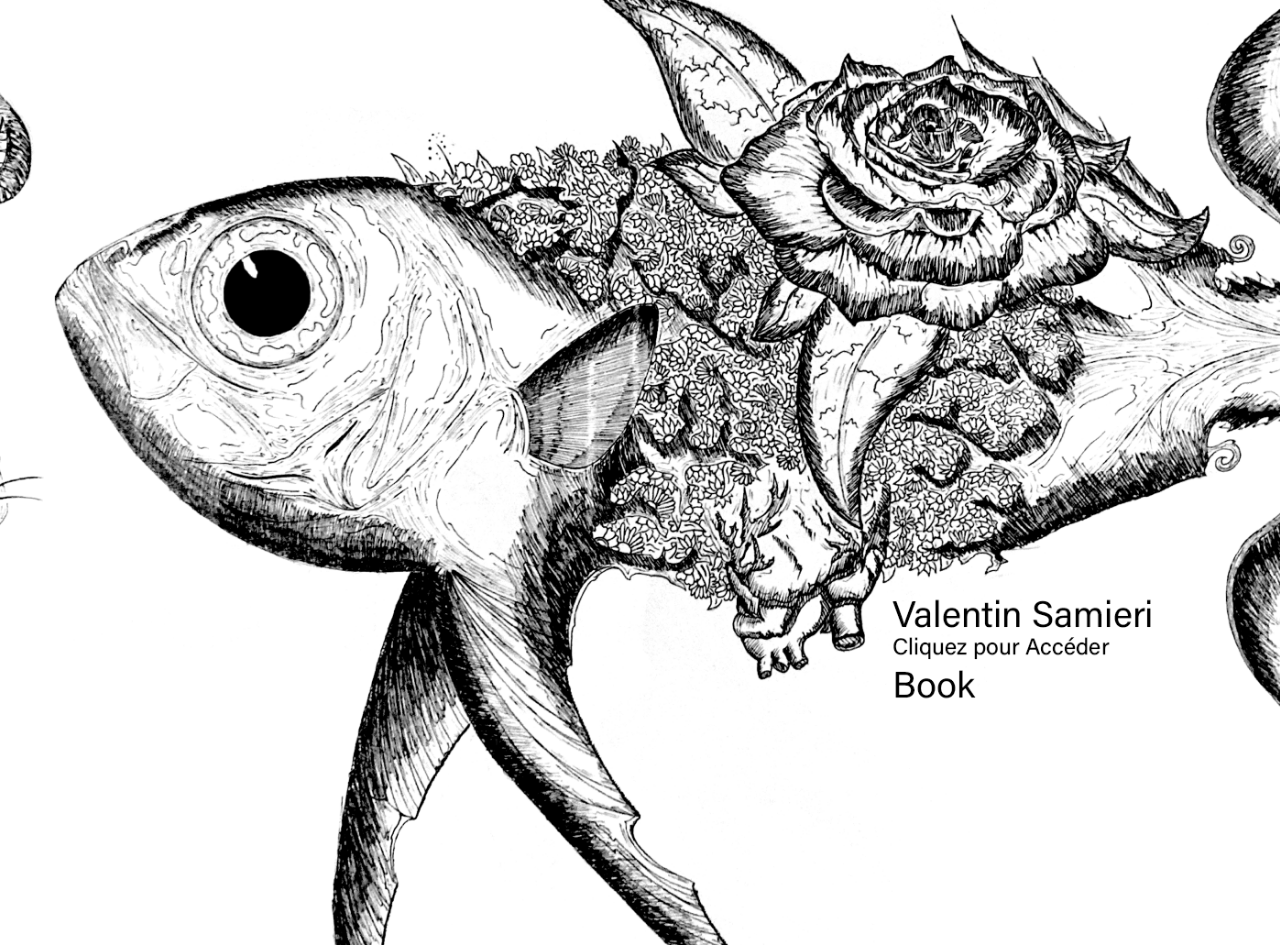
<file: index.html>
<!DOCTYPE html>
<html lang="fr">
<head>
    <meta charset="UTF-8">
    <meta name="viewport" content="width=device-width, initial-scale=1.0">
    <link rel="stylesheet" type="text/css" href="styleblog.css" />
    <title>Valentin Samieri</title>
</head>
<body>
    <div class="taille">
        <a href="blog.html"><img class="sanscontours"  alt="Entrer" src="24v5.png"></a>
        <link rel="stylesheet" type="text/css" href="styleblog1.css" />
    </div>
</body>
</html>
</file>
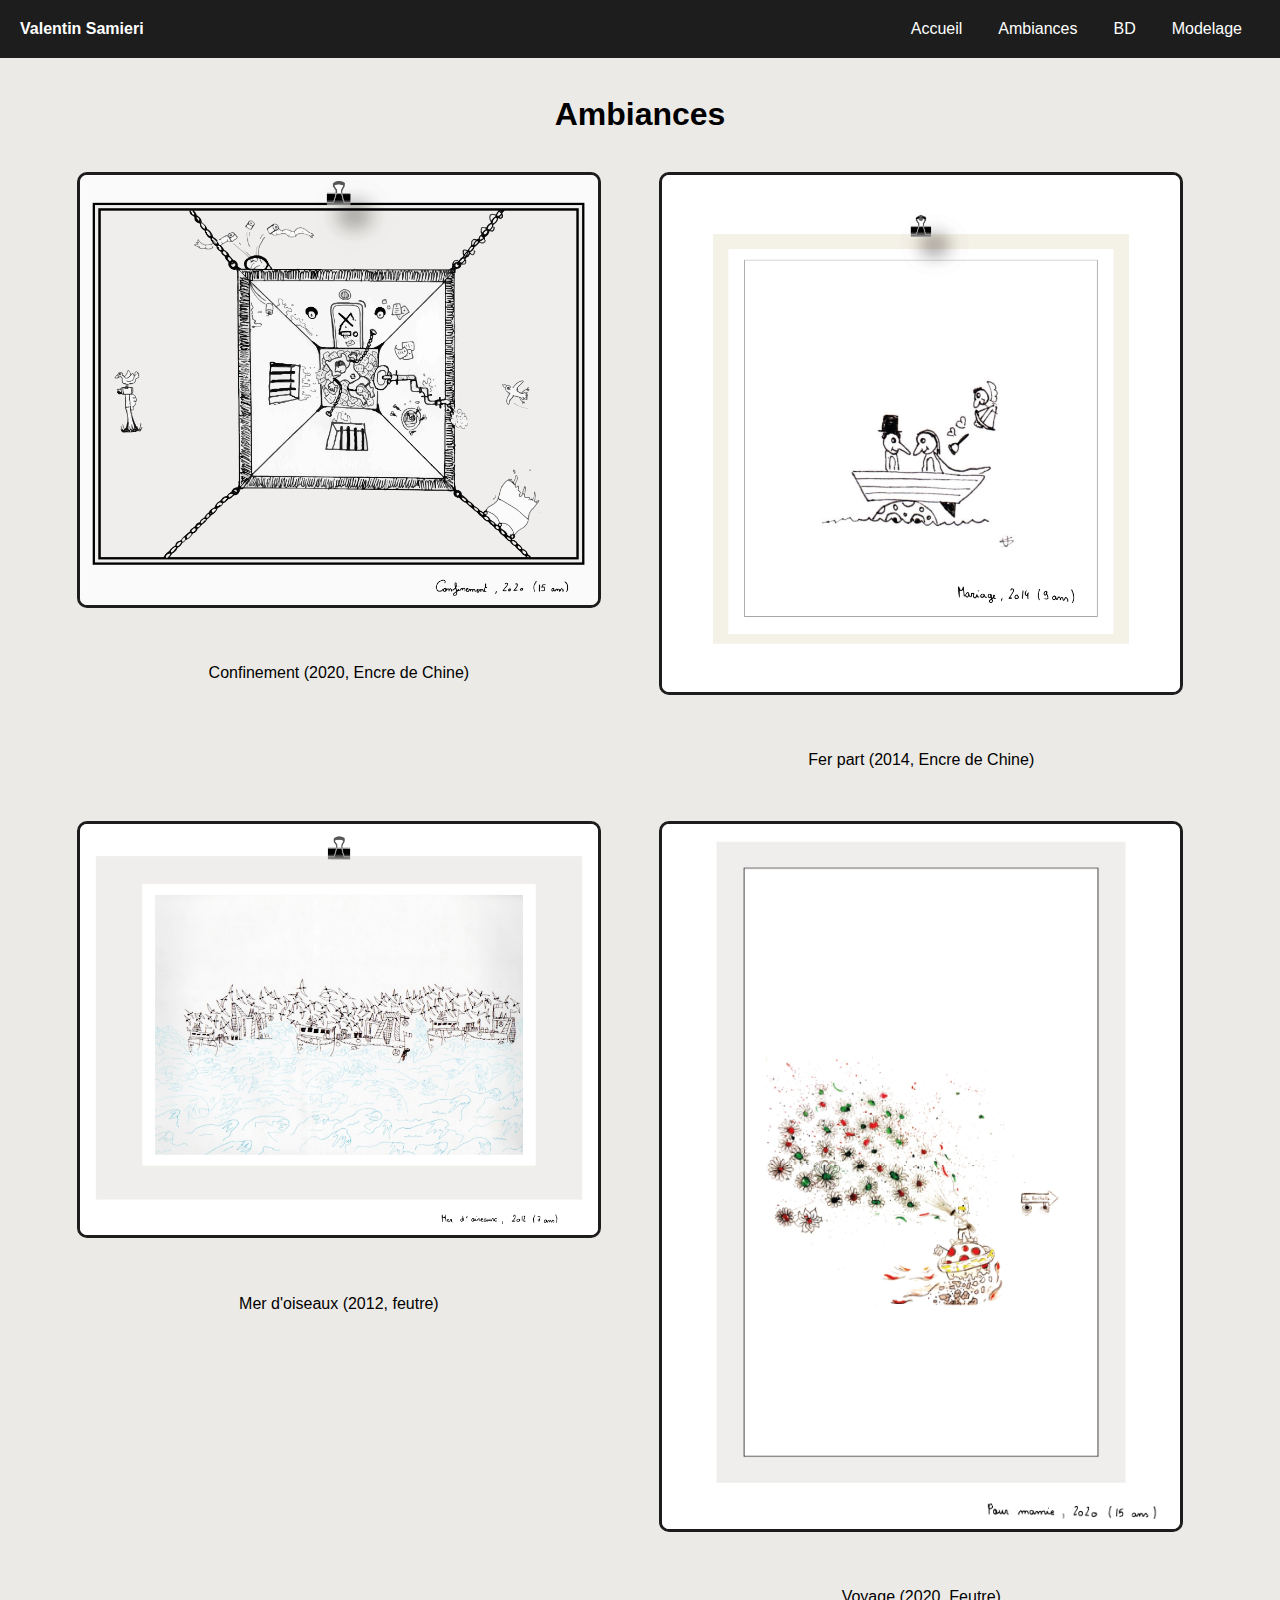
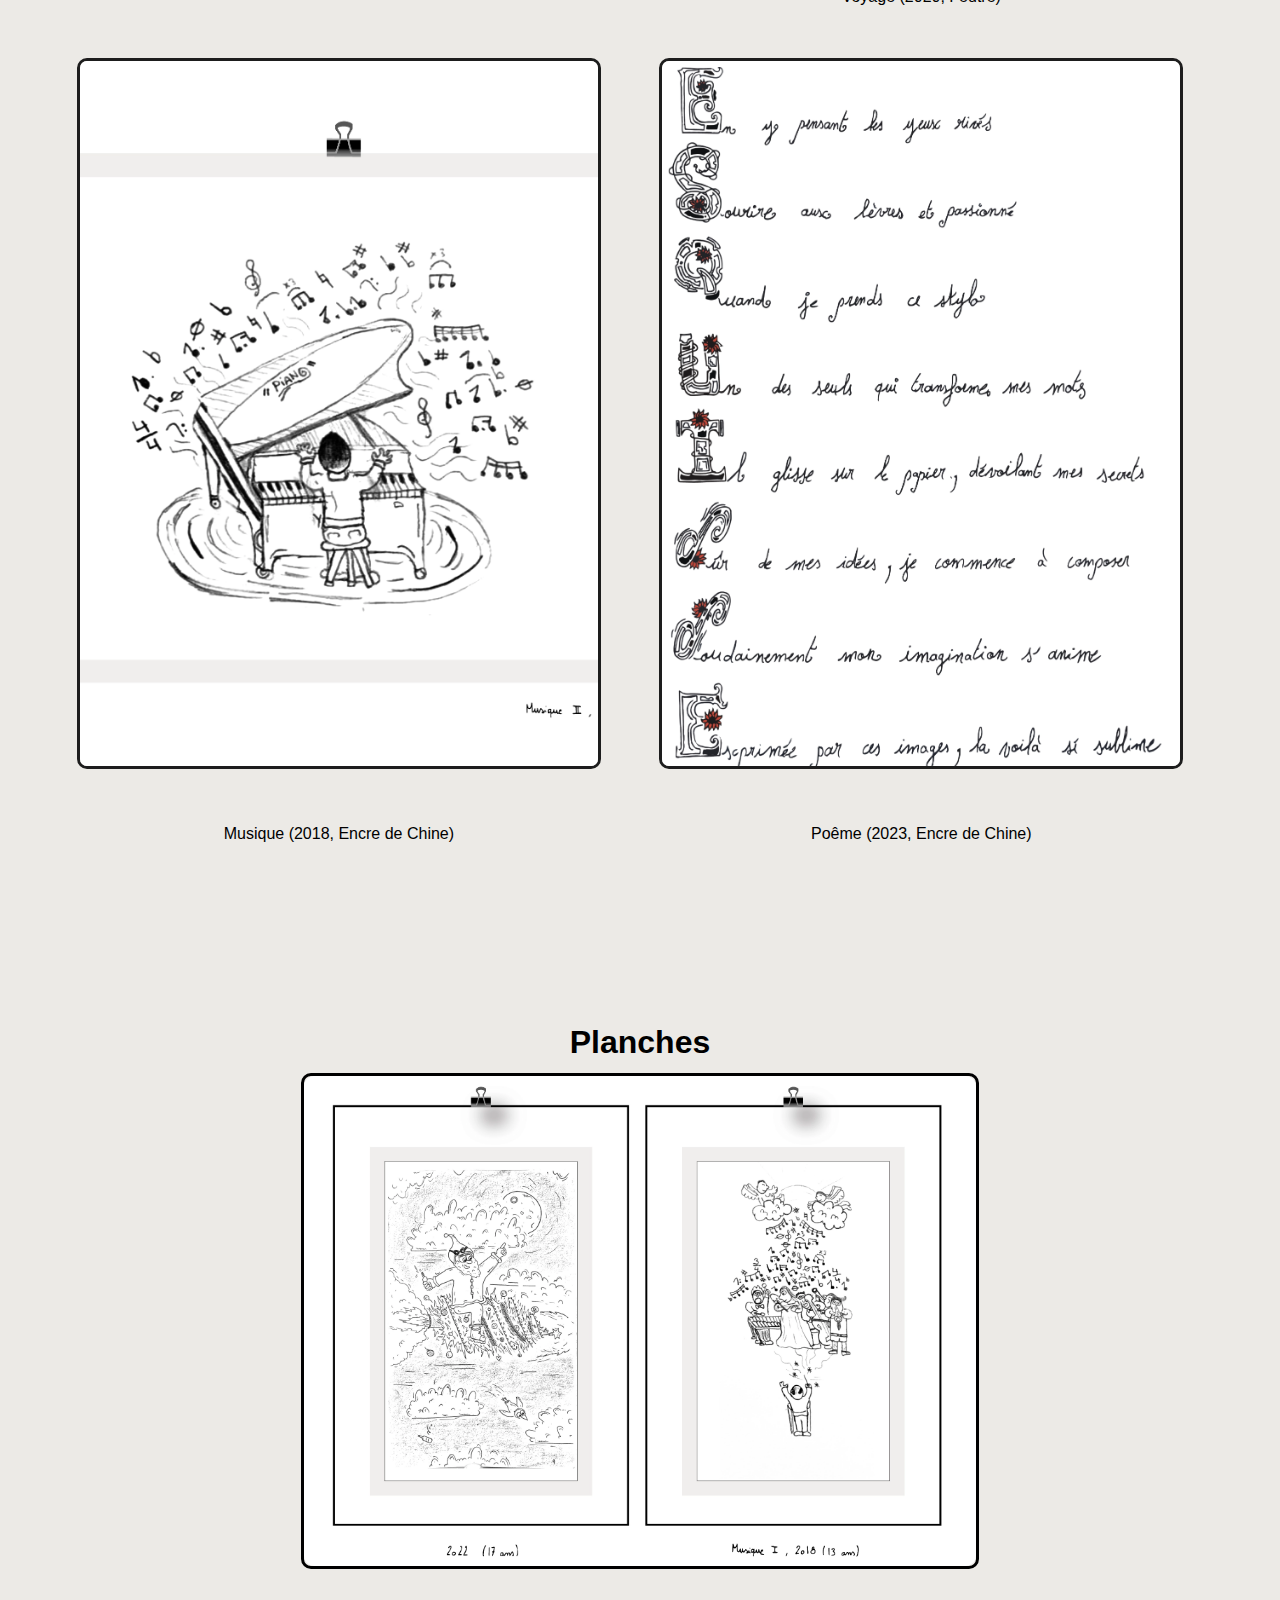
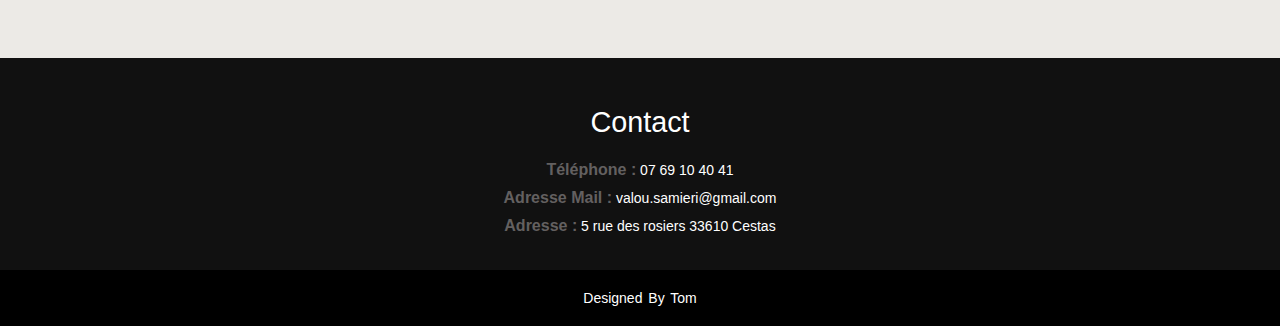
<file: ambiances.html>
<!DOCTYPE html>
<html lang="fr">
<head>
    <meta charset="UTF-8">
    <meta name="viewport" content="width=device-width, initial-scale=1.0">
    <link rel="stylesheet" type="text/css" href="styleblog.css" />
    <title>Valentin Samieri</title>
</head>

<body>
    <nav class="navbar">
        <a href="#">
            <h4 class="logo_title">Valentin Samieri</h4>
        </a>
        <ul>
            <li><a href="blog.html">Accueil</a></li>
            <li><a href="ambiances.html">Ambiances</a></li>
            <li><a href="bd.html">BD</a></li>
            <li><a href="modelage.html">Modelage</a></li>
        </ul>
    </nav>

    <section>
        <h1>Ambiances</h1>
        <div class="content">
            <div class="pres">
                <img alt="Planche7" src="3.png">
                <p class="orange">Confinement (2020, Encre de Chine)</p>
            </div>
            <div class="pres">
                <img alt="Planche8" src="4.png">
                <p class="orange">Fer part (2014, Encre de Chine)</p>
            </div>
            <div class="pres">
                <img alt="Planche9" src="8.png">
                <p class="orange">Mer d'oiseaux (2012, feutre)</p>
            </div>
            <div class="pres">
                <img alt="Planche10" src="10v2.png">
                <p class="orange">Voyage (2020, Feutre)</p>
            </div>
            <div class="pres">
                <img alt="Planche11" src="9v2.png">
                <p class="orange">Musique (2018, Encre de Chine)</p>
            </div>
            <div class="pres">
                <img alt="Planche12" src="2.png">
                <p class="orange">Poême (2023, Encre de Chine)</p>
            </div>
        </div>
    </section>

    <h1>Planches</h1>

    <carousselp>
        <div id="caroussel" class="responsive">
            <div class="images">
                <img class="sans" src="5.png" alt="Iphone 1">
                <img class="sans" src="6.png" alt="Iphone 2">
                <img class="sans" src="7.png" alt="Iphone 3">
            </div>
        </div>
    </carousselp>

    <footer>
        <div class="footer-content">
            <h6>Contact</h6>
            <p><span>Téléphone :</span> 07 69 10 40 41<br><span>Adresse Mail :</span> valou.samieri@gmail.com<br><span>Adresse :</span> 5 rue des rosiers 33610 Cestas
            </p>
        </div>
        <div class="footer-bottom">
            <p>designed by tom</p>
        </div>
    </footer>
</body>
</html>
</file>
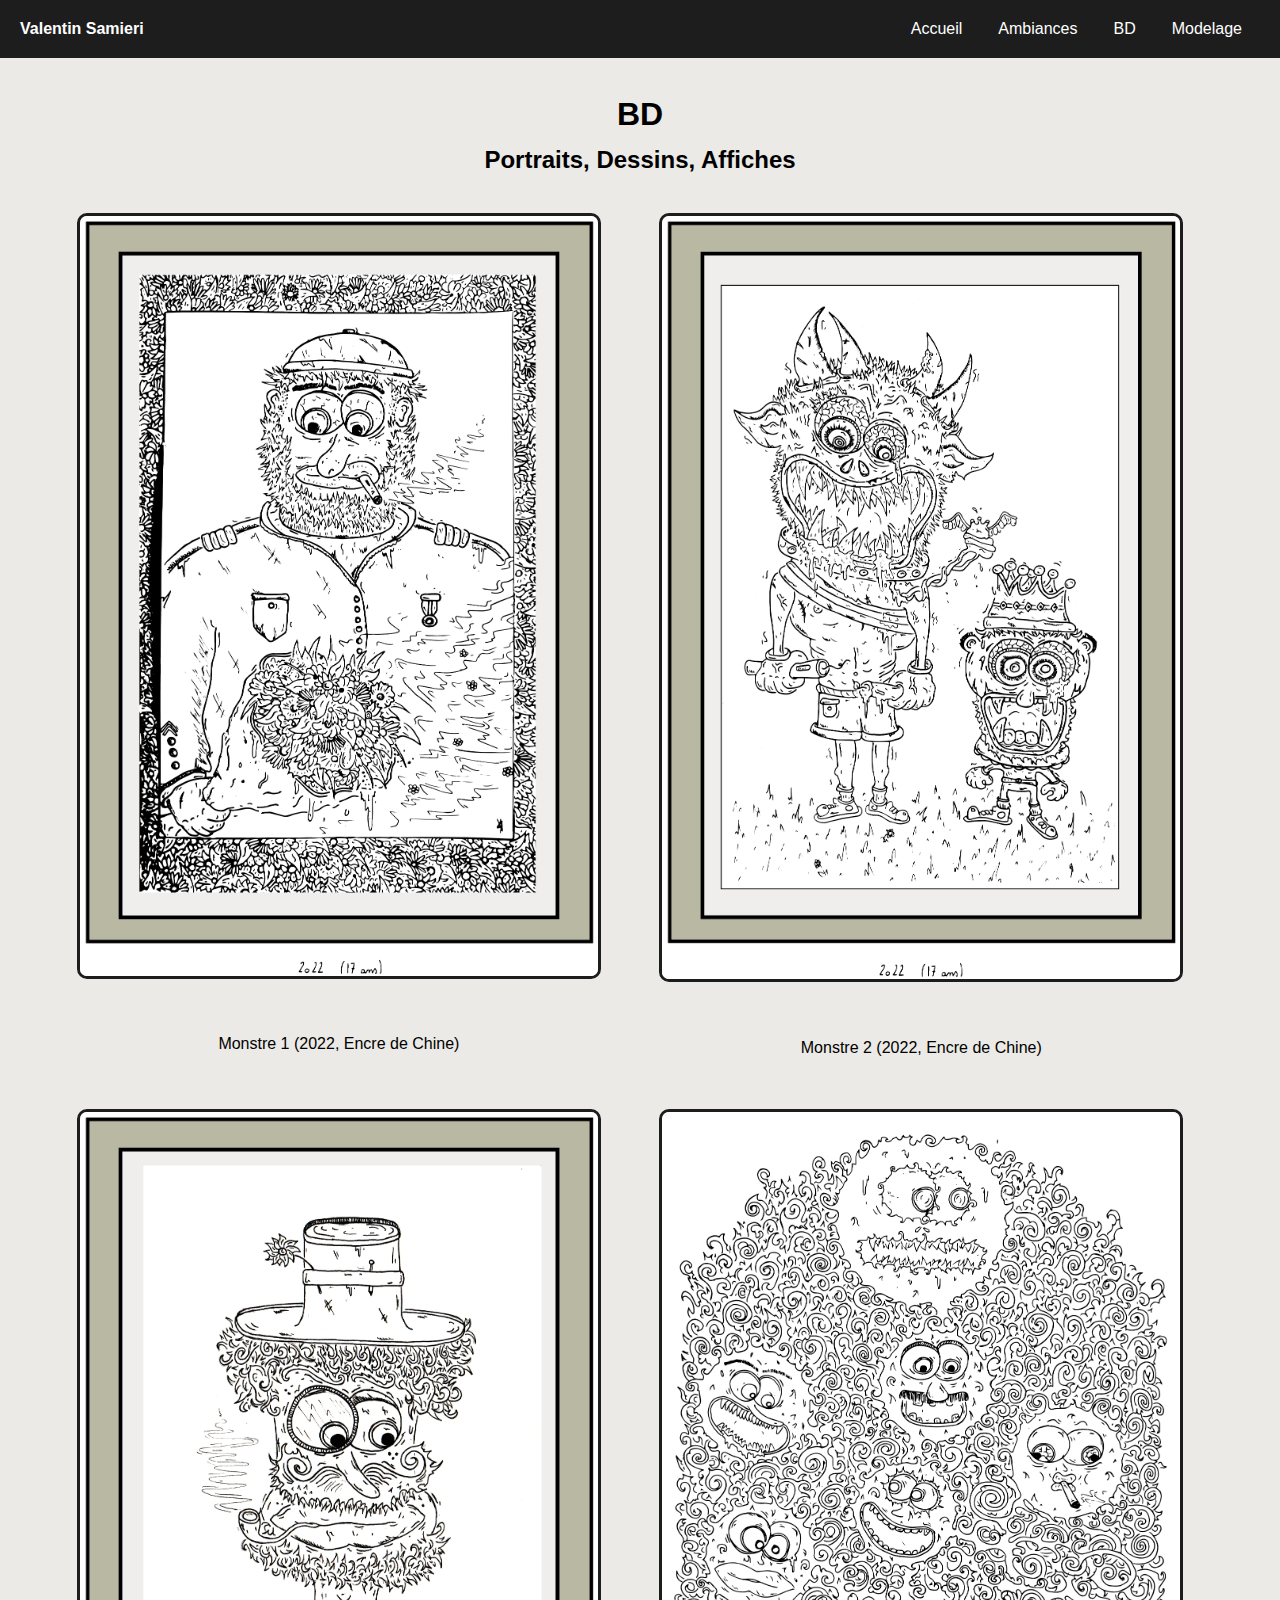
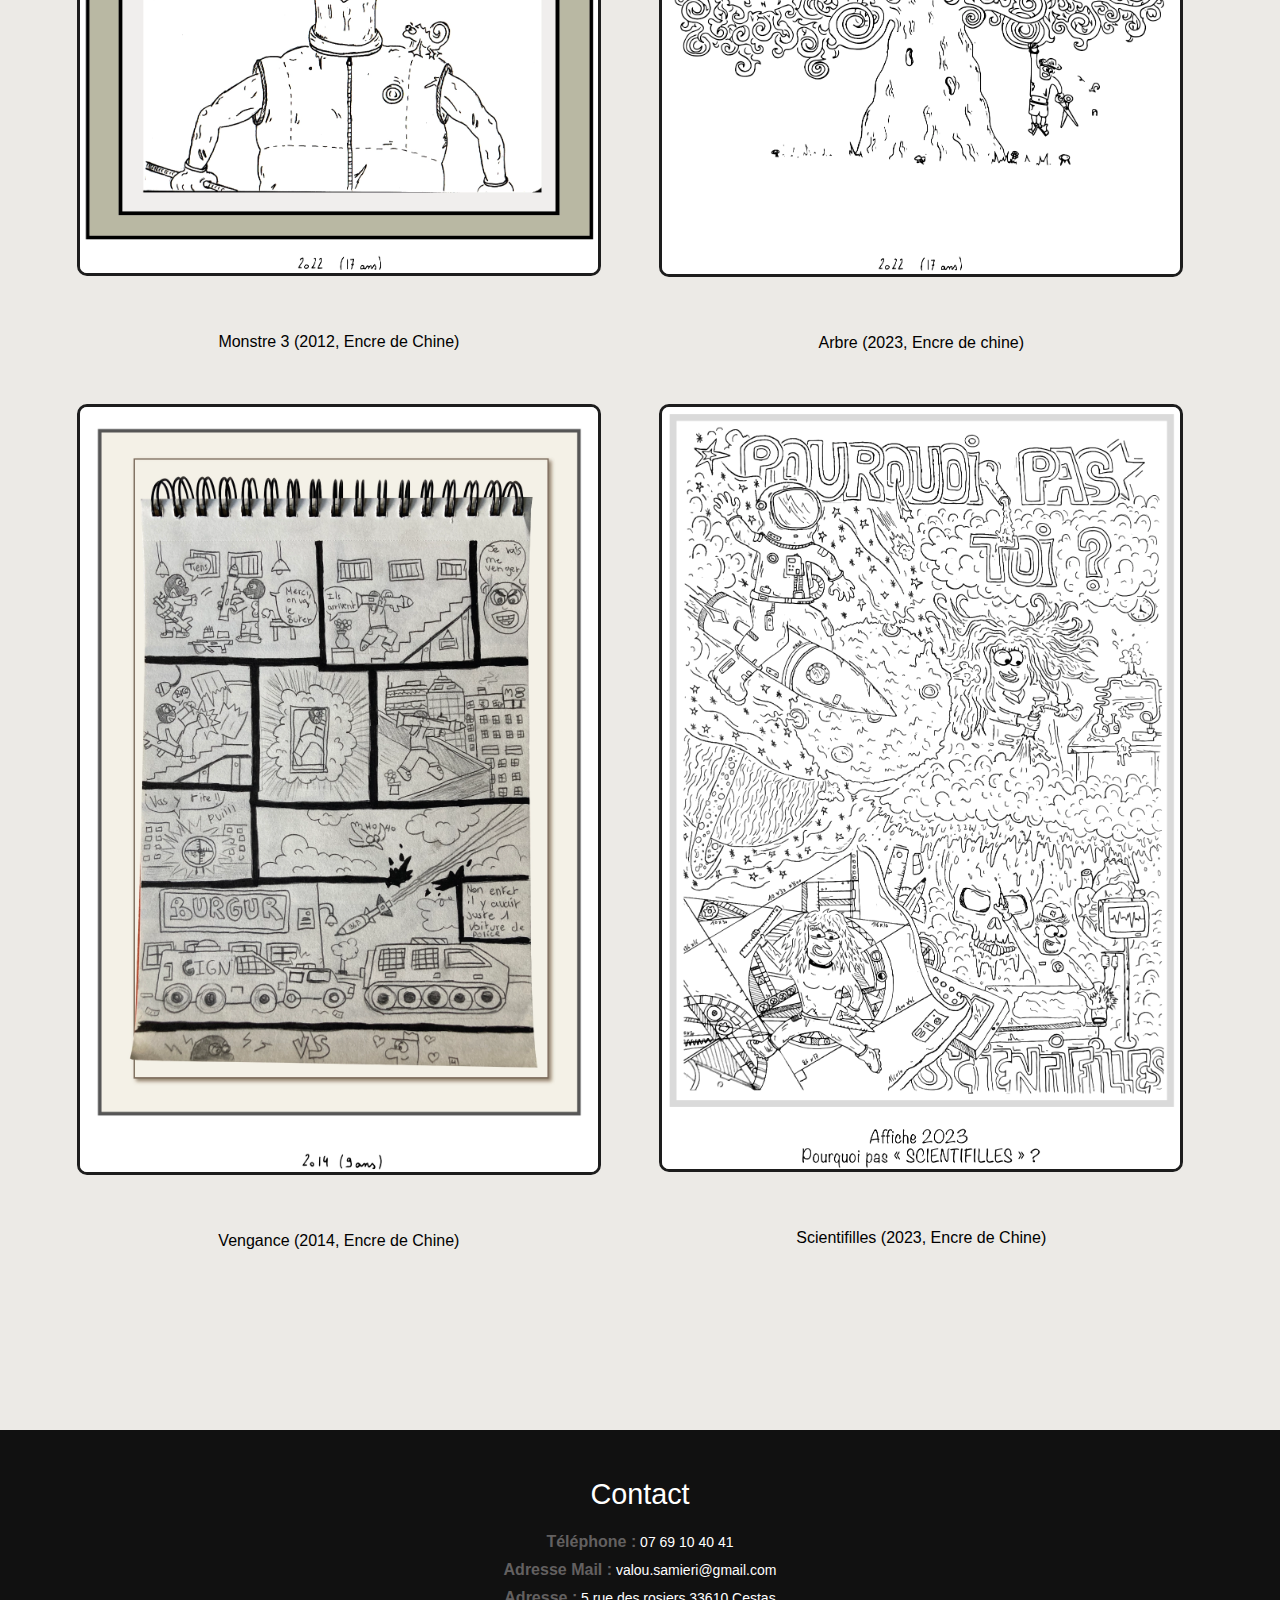
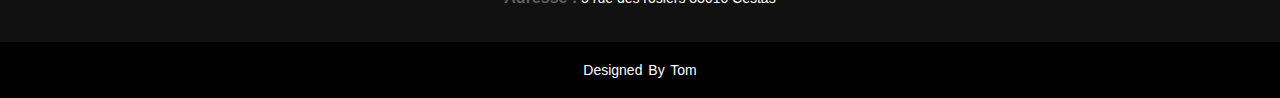
<file: bd.html>
<!DOCTYPE html>
<html lang="fr">
<head>
    <meta charset="UTF-8">
    <meta name="viewport" content="width=device-width, initial-scale=1.0">
    <link rel="stylesheet" type="text/css" href="styleblog.css" />
    <title>Valentin Samieri</title>
</head>

<body>
    <nav class="navbar">
        <a href="#">
            <h4 class="logo_title">Valentin Samieri</h4>
        </a>
        <ul>
            <li><a href="blog.html">Accueil</a></li>
            <li><a href="ambiances.html">Ambiances</a></li>
            <li><a href="bd.html">BD</a></li>
            <li><a href="modelage.html">Modelage</a></li>
        </ul>
    </nav>

    <section>
        <h1>BD</h1>
        <h2>Portraits, Dessins, Affiches</h2>
        <div class="content">
            <div class="pres">
                <img alt="Plache13" src="11.png">
                <p class="orange">Monstre 1 (2022, Encre de Chine)</p>
            </div>
            <div class="pres">
                <img alt="Planche14" src="14.png">
                <p class="orange">Monstre 2 (2022, Encre de Chine)</p>
            </div>
            <div class="pres">
                <img alt="Planche15" src="13.png">
                <p class="orange">Monstre 3 (2012, Encre de Chine)</p>
            </div>
            <div class="pres">
                <img alt="Planche16" src="12.png">
                <p class="orange">Arbre (2023, Encre de chine)</p>
            </div>
            <div class="pres">
                <img alt="Planche17" src="15.png">
                <p class="orange">Vengance (2014, Encre de Chine)</p>
            </div>
            <div class="pres">
                <img alt="Planche18" src="16.png">
                <p class="orange">Scientifilles (2023, Encre de Chine)</p>
            </div>
        </div>
    </section>


    <footer>
        <div class="footer-content">
            <h6>Contact</h6>
            <p><span>Téléphone :</span> 07 69 10 40 41<br><span>Adresse Mail :</span> valou.samieri@gmail.com<br><span>Adresse :</span> 5 rue des rosiers 33610 Cestas
            </p>
        </div>
        <div class="footer-bottom">
            <p>designed by tom</p>
        </div>
    </footer>
</body>
</html>
</file>
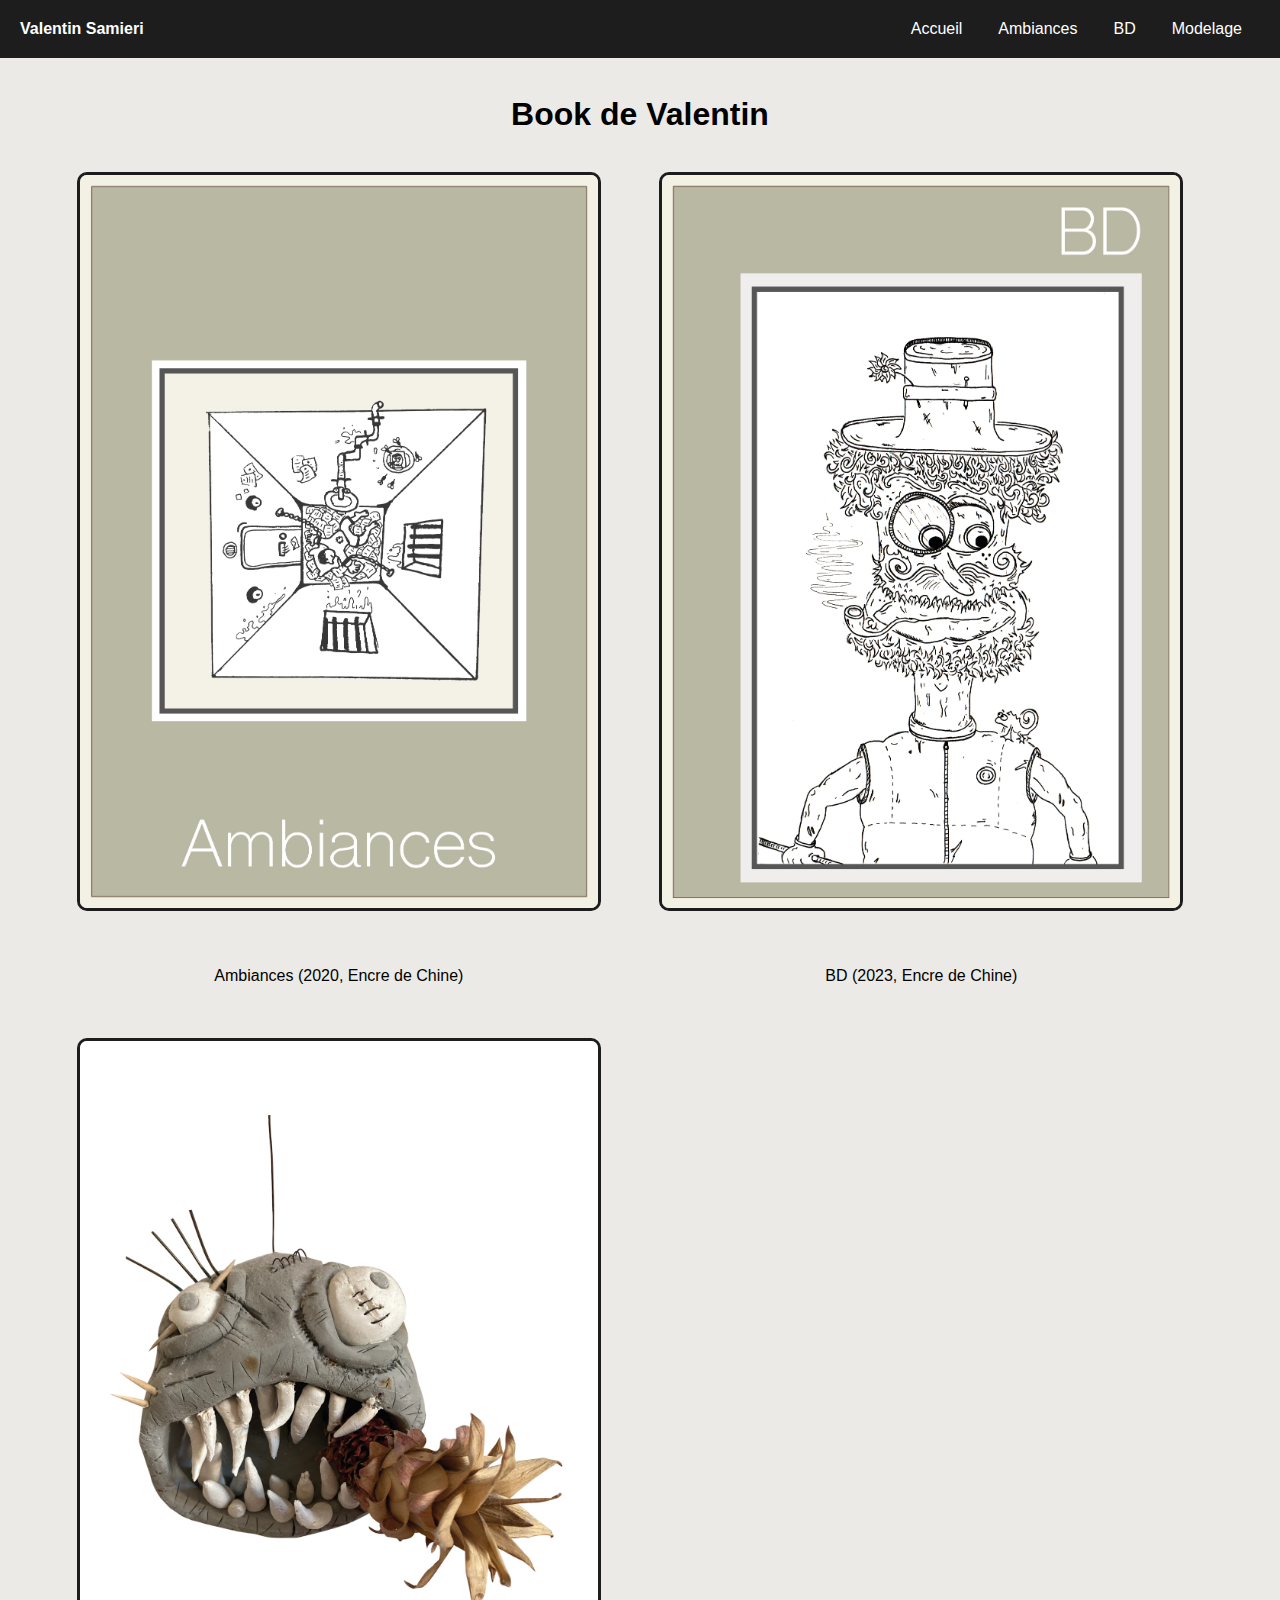
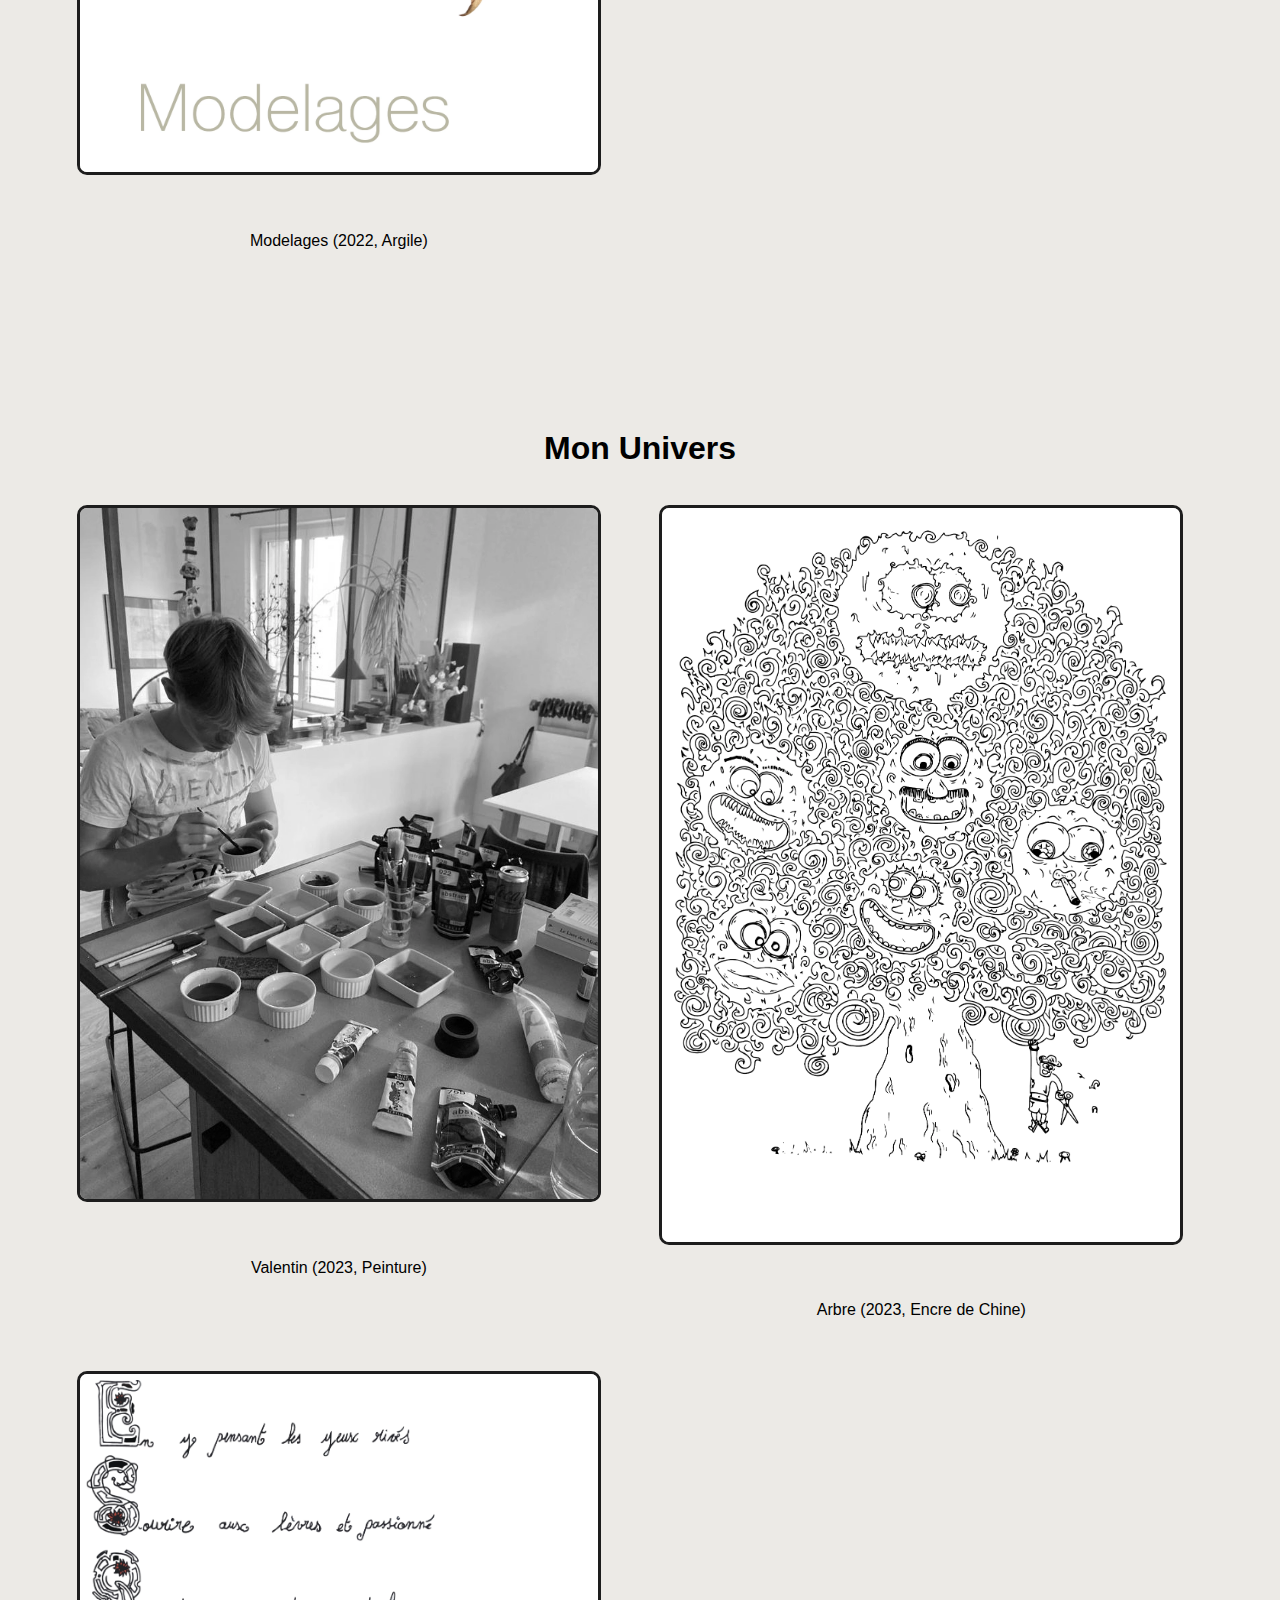
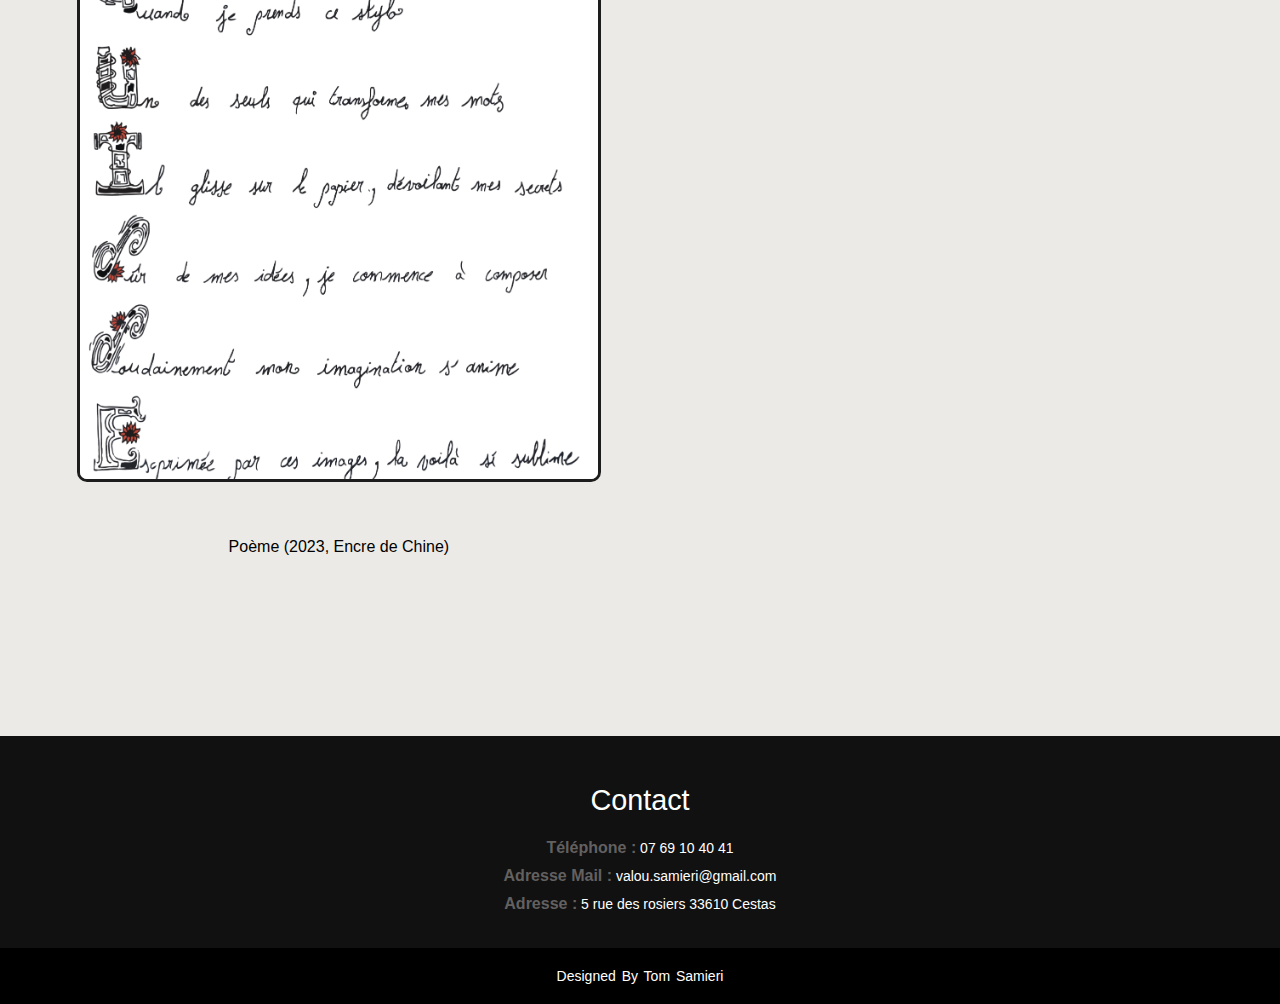
<file: blog.html>
<!DOCTYPE html>
<html lang="fr">
<head>
    <meta charset="UTF-8">
    <meta name="viewport" content="width=device-width, initial-scale=1.0">
    <link rel="stylesheet" type="text/css" href="styleblog.css" />
    <title>Valentin Samieri</title>
</head>

<body>
    <nav class="navbar">
        <a href="#">
            <h4 class="logo_title">Valentin Samieri</h4>
        </a>
        <ul>
            <li><a href="blog.html">Accueil</a></li>
            <li><a href="ambiances.html">Ambiances</a></li>
            <li><a href="bd.html">BD</a></li>
            <li><a href="modelage.html">Modelage</a></li>
        </ul>
    </nav>

    <section>
        <h1>Book de Valentin</h1>
        <div class="content">
            <div class="pres">
                <a href="ambiances.html"><img alt="Planche1" src="Ambiances.png"></a>
                <p class="orange">Ambiances (2020, Encre de Chine)</p>
            </div>
            <div class="pres">
                <a href="bd.html"><img alt="Planche2" src="BD.png"></a>
                <p class="orange">BD (2023, Encre de Chine)</p>
            </div>
            <div class="pres">
                <a href="modelage.html"><img alt="Planche3" src="Modelage.png"></a>
                <p class="orange">Modelages (2022, Argile)</p>
            </div>
        </div>
        <h1>Mon Univers</h1>
        <div class="content">
            <div class="pres">
                <img alt="Planche4" src="Valentin.png">
                <p class="orange">Valentin (2023, Peinture)</p>
            </div>
            <div class="pres">
                <img alt="Planche5" src="1.png">
                <p class="orange">Arbre (2023, Encre de Chine)</p>
            </div>
            <div class="pres">
                <img alt="Planche6" src="2.png">
                <p class="orange">Poème (2023, Encre de Chine)</p>
            </div>
        </div>
    </section>
    <footer>
        <div class="footer-content">
            <h6>Contact</h6>
            <p><span>Téléphone :</span> 07 69 10 40 41<br><span>Adresse Mail :</span> valou.samieri@gmail.com<br><span>Adresse :</span> 5 rue des rosiers 33610 Cestas
            </p>
        </div>
        <div class="footer-bottom">
            <p>designed by tom samieri</p>
        </div>
    </footer>
</body>
</html>
</file>
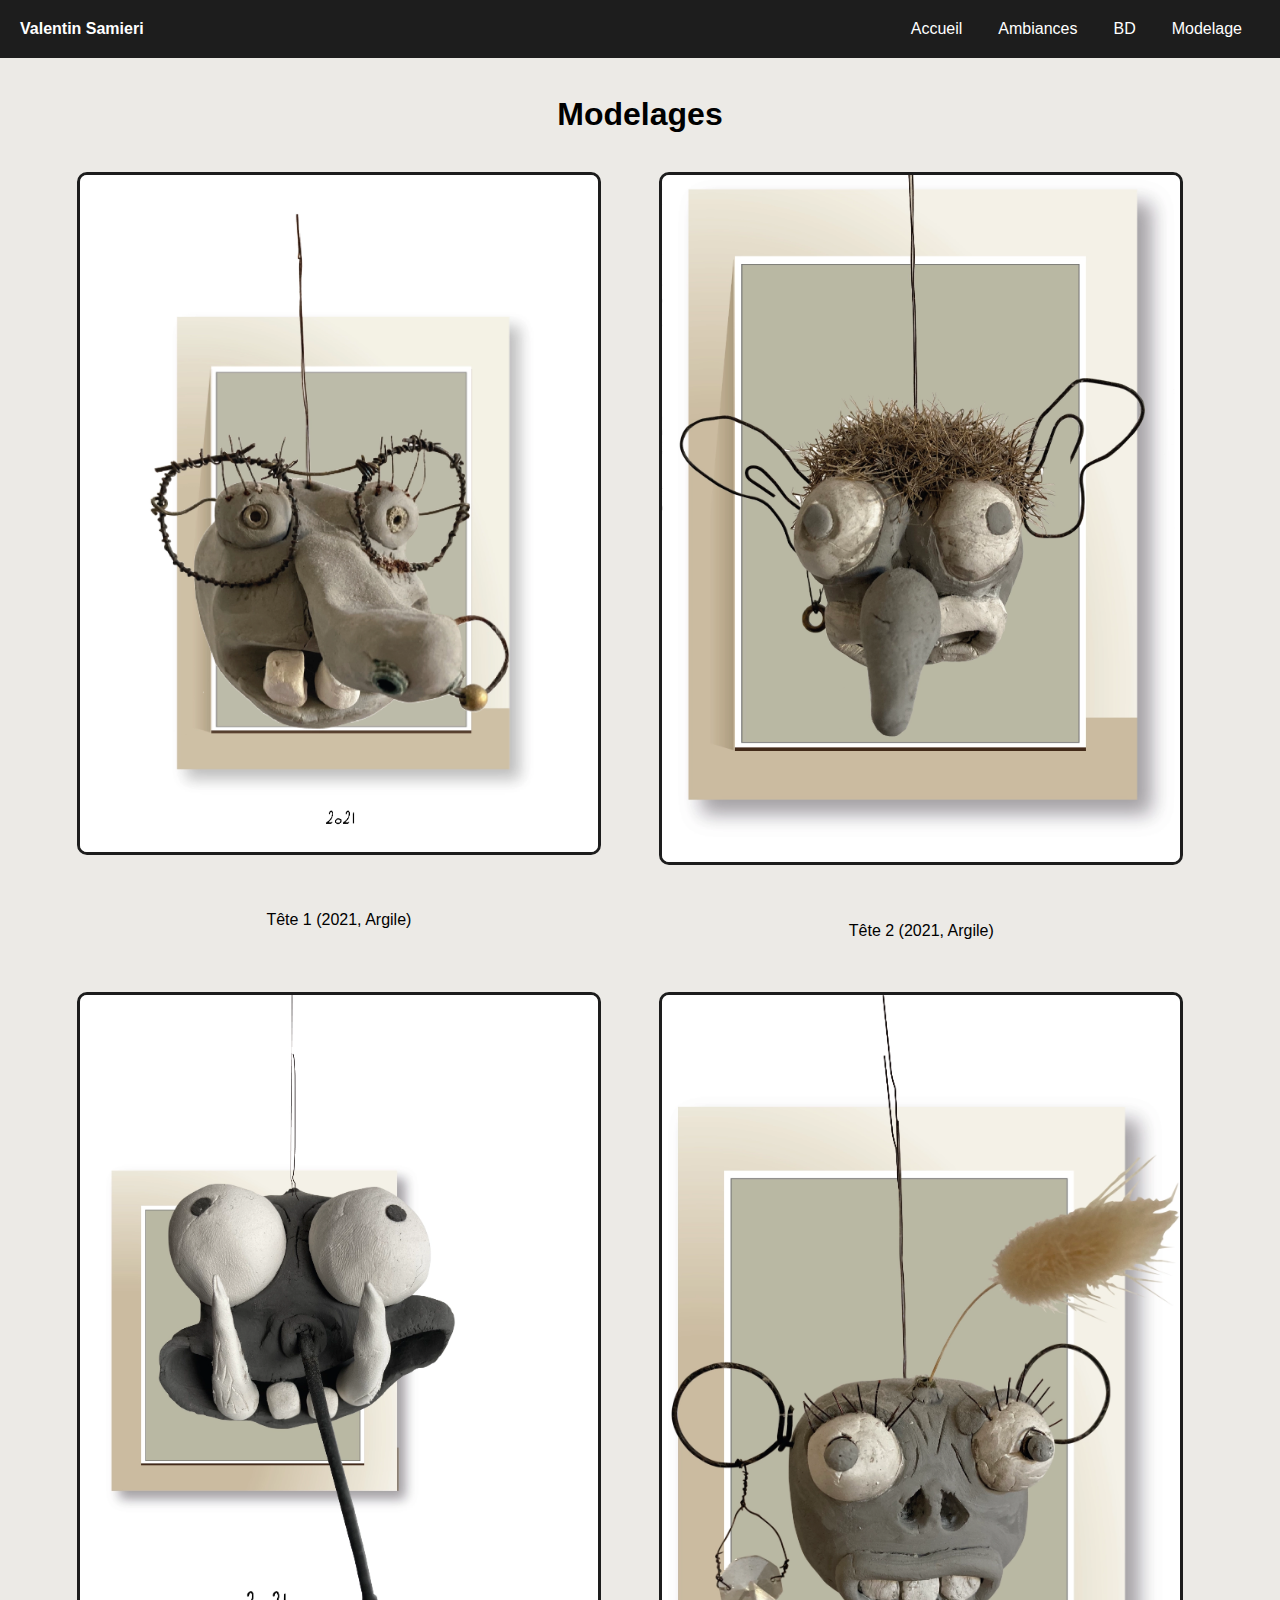
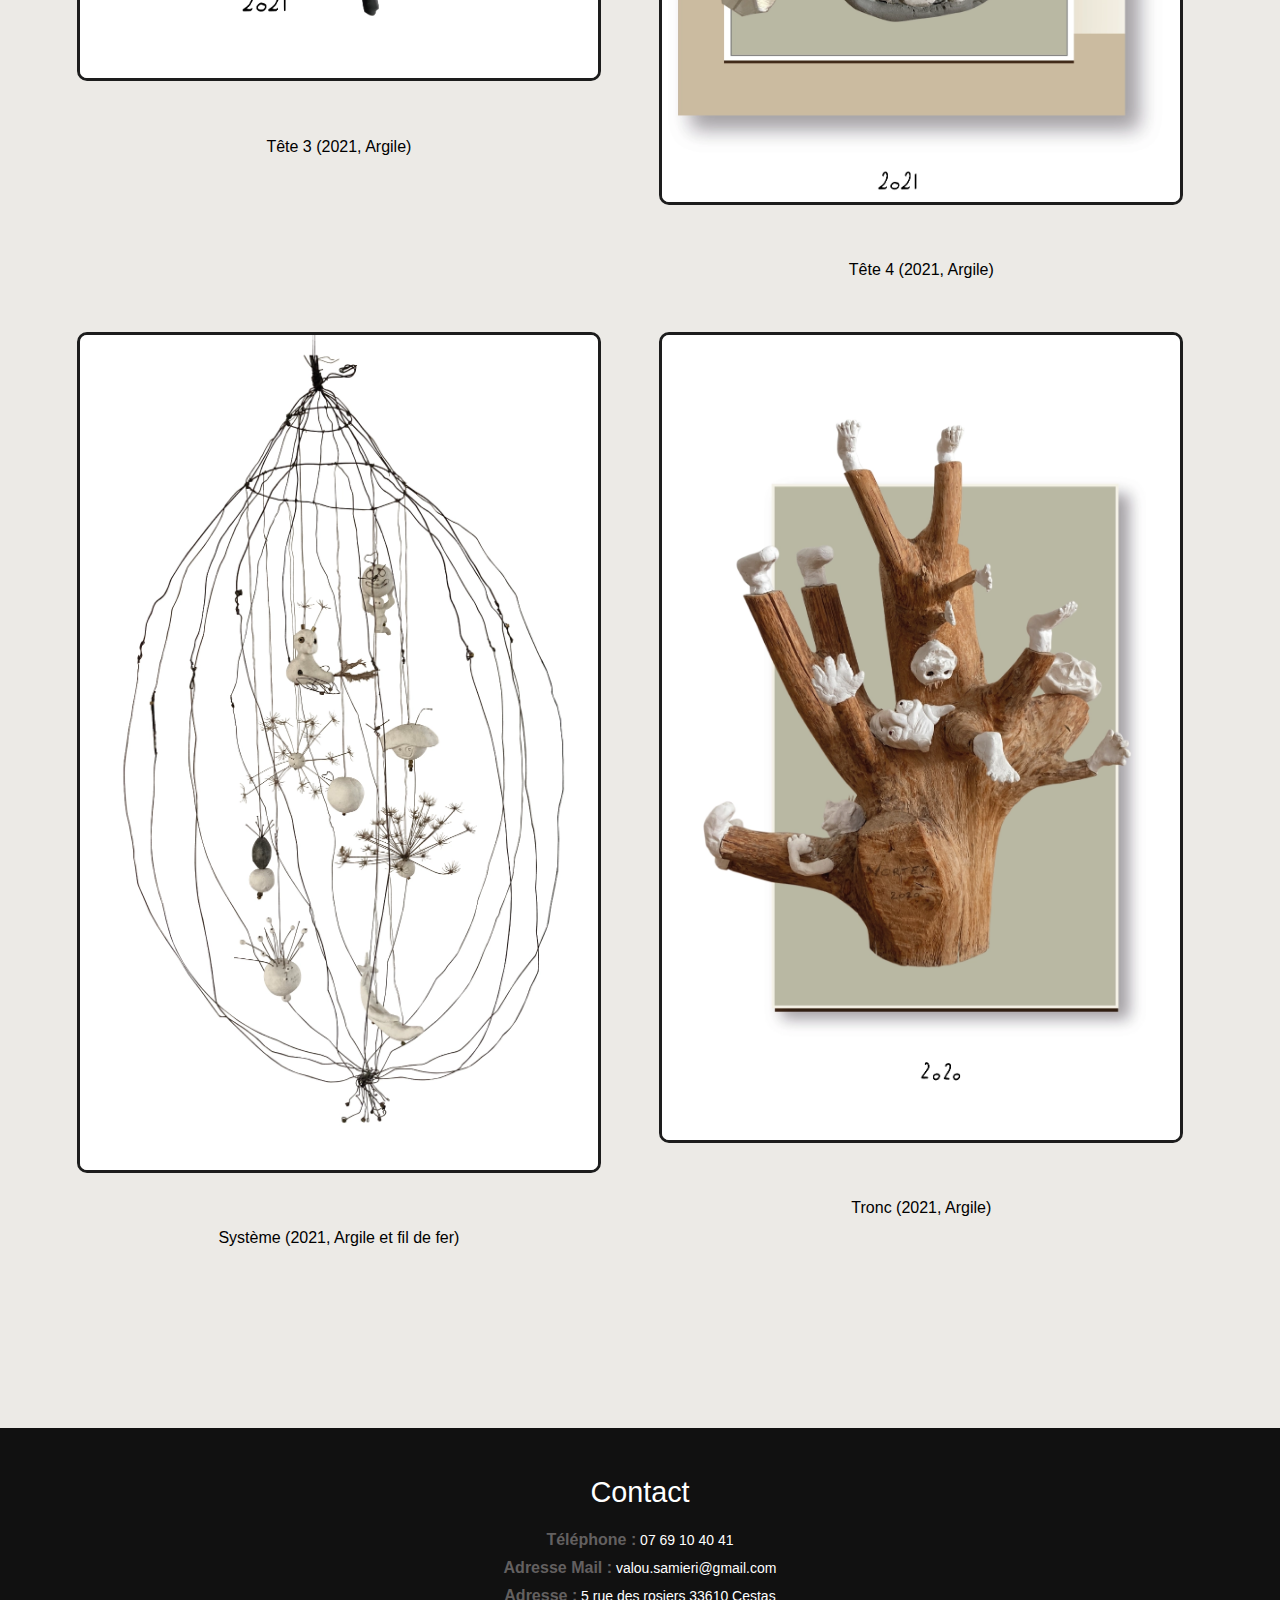
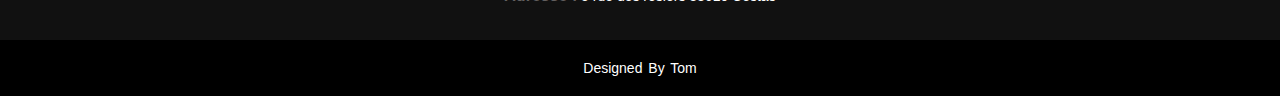
<file: modelage.html>
<!DOCTYPE html>
<html lang="fr">
<head>
    <meta charset="UTF-8">
    <meta name="viewport" content="width=device-width, initial-scale=1.0">
    <link rel="stylesheet" type="text/css" href="styleblog.css" />
    <title>Valentin Samieri</title>
</head>

<body>
    <nav class="navbar">
        <a href="#">
            <h4 class="logo_title">Valentin Samieri</h4>
        </a>
        <ul>
            <li><a href="blog.html">Accueil</a></li>
            <li><a href="ambiances.html">Ambiances</a></li>
            <li><a href="bd.html">BD</a></li>
            <li><a href="modelage.html">Modelage</a></li>
        </ul>
    </nav>

    <section>
        <h1>Modelages</h1>
        <div class="content">
            <div class="pres">
                <img alt="Planche19" src="17.png">
                <p class="orange">Tête 1 (2021, Argile)</p>
            </div>
            <div class="pres">
                <img alt="Planche20" src="53.png">
                <p class="orange">Tête 2 (2021, Argile)</p>
            </div>
            <div class="pres">
                <img alt="Planche21" src="49.png">
                <p class="orange">Tête 3 (2021, Argile)</p>
            </div>
            <div class="pres">
                <img alt="Planche22" src="19.png">
                <p class="orange">Tête 4 (2021, Argile)</p>
            </div>
            <div class="pres">
                <img alt="Planche23" src="51.png">
                <p class="orange">Système (2021, Argile et fil de fer)</p>
            </div>
            <div class="pres">
                <img alt="Planche24" src="50.png">
                <p class="orange">Tronc (2021, Argile)</p>
            </div>
        </div>
    </section>


    <footer>
        <div class="footer-content">
            <h6>Contact</h6>
            <p><span>Téléphone :</span> 07 69 10 40 41<br><span>Adresse Mail :</span> valou.samieri@gmail.com<br><span>Adresse :</span> 5 rue des rosiers 33610 Cestas
            </p>
        </div>
        <div class="footer-bottom">
            <p>designed by tom</p>
        </div>
    </footer>
</body>
</html>
</file>
<file: styleblog.css>
* {
    margin: 0;
    padding: 0;
    box-sizing: border-box;
    max-width: 100%;
}

body {
    min-height: 100vh; 
    font-family: 'Roboto', sans-serif;
    background: #eceae6;
}


a { text-decoration: none; } 

.taille img{
    object-fit: cover;
    transition: .4s ease;
    height: 100%;
}

.taille:hover img {
    opacity: 1;
    transform: scale(1.1);
}

.navbar {
    display: flex;
    justify-content: space-between;
    padding: 20px;
    background-color: #1d1d1d;
    color: #fff;
}

.navbar ul {
    display: flex;
    align-items: center;
    list-style-type: none;
}

.logo_title, .navbar ul li a { 
    color: #fff; 
}

.navbar ul li a {
    padding: 12px;
    margin: 0 6px;
}

.navbar ul li a:hover {
    color: #1d1d1d;
    background-color: grey;
    border-radius: 4px;
}

img {
    border-radius: 10px;
    border: solid;
    border-color: #1d1d1d;
}

.sanscontours {
    border-radius: 0px;
    border: None;
    position: absolute;
    top: 0;
    left: 0;
    width: 100%;
    height: 100%;
}


.pres {
    margin-right: 10%;
    height: (556.63px);
    width: (395.17px);
}

.pres img{
    object-fit: cover;
    transition: .4s ease;
}

.pres p{
    object-fit: cover;
    transition: .4s ease;
}

.pres:hover img {
    opacity: 0.5;
    transform: scale(1.1);
}

.pres:hover p {
    opacity: 0.5;
    transform: scale(1.1);
}

.content {
    display: grid;
    grid-template-columns: repeat(3, 33%);
    margin-left: 6%;
    margin-right: 3%;
    margin-top: 3%;
    margin-bottom: 10%;
}


@media screen and (max-width:1675px) {
    .content {
        grid-template-columns: 50% 50%;
    }
}

h1 {
    text-align: center;
    margin-top: 3%;
    margin-bottom: 1%;
    font-size: xx-large;
}

h2 {
    text-align: center;
}

.orange {
    color: black;
    text-align: center;
    margin-top: 10%;
    margin-bottom: 10%;
}

footer {
    background: #111;
    height: auto;
    width: 100vw;
    font-family: 'Roboto', sans-serif;
    padding-top: 40px;
    color: #fff;
}

.footer-content {
    display: flex;
    align-items: center;
    justify-content: center;
    flex-direction: column;
    text-align: center;
    margin-bottom: 20px;
}

.footer-content h6 {
    font-size: 1.8rem;
    font-weight: 400;
    text-transform: capitalize;
    line-height: 3rem;
}

.footer-content p {
    max-width: 500px;
    margin: 10px auto;
    line-height: 28px;
    font-size: 14px;
}


.footer-bottom {
    background: #000;
    width: 100vw;
    padding: 20px 0;
    text-align: center;
}

.footer-bottom p {
    font-size: 14px;
    word-spacing: 2px;
    text-transform: capitalize;
}

span {
    font-size: medium;
    font-weight: bold;
    color: #636060;
}

carousselp {
    display: flex;
    justify-content: center;
    align-items: center;
    height: 53%;
    margin-bottom: 7%;
}


#caroussel {
    width: 53%;
    height: 53%;
    overflow: hidden;
    border: solid;
    border-radius: 10px;
}

.images {
    display: flex; /* aligner les images a coter */
    animation-duration: 20s;
    animation-name: mesImages;
    animation-iteration-count: infinite;
}

@keyframes mesImages {
    0% {
        transform: translateX(0);
    }
    33.3% {
        transform: translateX(-100%);
    }
    66.6% {
        transform: translateX(-200%);
    }
    100% {
        transform: translateX(0);
    }
}

.sans {
    border: none;
}

.responsive {
    width: 100%;
    height: auto;
    margin: auto;
    
}
</file>
<file: styleblog1.css>
* {
    margin: 0;
    padding: 0;
    box-sizing: border-box;
    max-width: 100%;
}

body {
    min-height: 100%; 
    font-family: 'Roboto', sans-serif;
    background: #eceae6;
}


a { text-decoration: none; } 

html, body {
    overflow: hidden;
    overflow-x: hidden;
}
</file>
